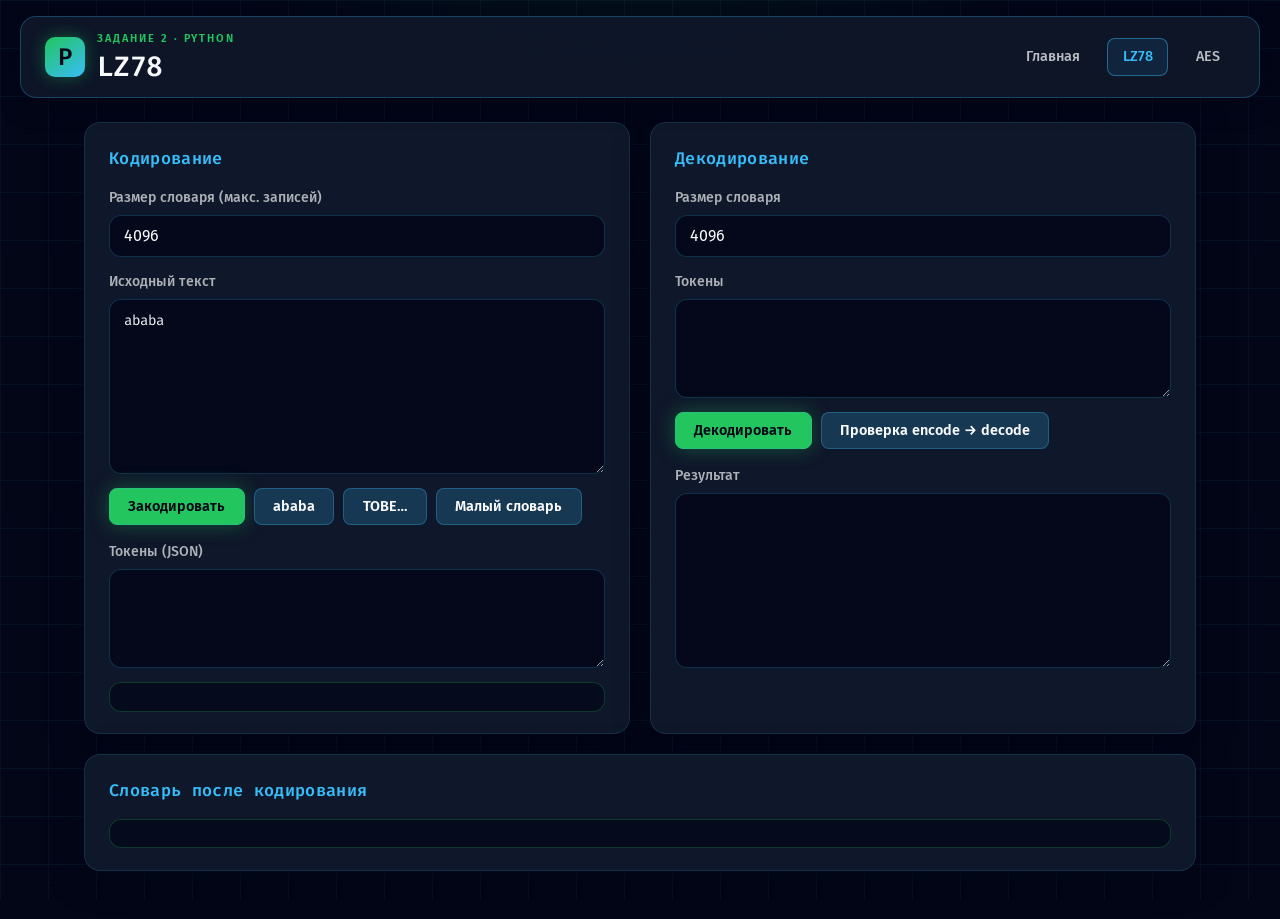
<file: zadanie2-lz78/index.html>
<!DOCTYPE html>
<html lang="ru">
<head>
  <meta charset="UTF-8" />
  <meta name="viewport" content="width=device-width, initial-scale=1" />
  <title>Задание 2 — LZ78 · Theor Info</title>
  <link rel="stylesheet" href="../shared/style.css" />
</head>
<body>
  <header class="site-header">
    <a href="../index.html" class="site-logo">
      <span class="site-logo-mark" aria-hidden="true">Р</span>
      <div>
        <p class="eyebrow">Задание 2 · Python</p>
        <h1 class="h1">LZ78</h1>
      </div>
    </a>
    <nav class="site-nav">
      <a href="../index.html">Главная</a>
      <a href="index.html" class="is-active">LZ78</a>
      <a href="../zadanie3-aes/index.html">AES</a>
    </nav>
  </header>

  <div class="page-wrap">
    <main class="grid two-col">
      <section class="card">
        <h2 class="h2">Кодирование</h2>
        <label>
          Размер словаря (макс. записей)
          <input id="dictSize" type="number" min="2" max="65536" value="4096" />
        </label>
        <label>
          Исходный текст
          <textarea id="inputText" rows="8" placeholder="Введите текст…">ababa</textarea>
        </label>
        <div class="btn-row">
          <button id="btnEncode" type="button" class="primary">Закодировать</button>
          <button id="btnSample1" type="button">ababa</button>
          <button id="btnSample2" type="button">TOBE…</button>
          <button id="btnSample3" type="button">Малый словарь</button>
        </div>
        <label>
          Токены (JSON)
          <textarea id="tokensOut" rows="4" readonly></textarea>
        </label>
        <pre id="statsOut" class="mono box"></pre>
      </section>

      <section class="card">
        <h2 class="h2">Декодирование</h2>
        <label>
          Размер словаря
          <input id="decodeSize" type="number" min="2" max="65536" value="4096" />
        </label>
        <label>
          Токены
          <textarea id="decodeTokens" rows="4"></textarea>
        </label>
        <div class="btn-row">
          <button id="btnDecode" type="button" class="primary">Декодировать</button>
          <button id="btnRoundTrip" type="button">Проверка encode → decode</button>
        </div>
        <label>
          Результат
          <textarea id="decodeOut" rows="8" readonly></textarea>
        </label>
        <p id="status" class="status"></p>
      </section>

      <section class="card full">
        <h2 class="h2">Словарь после кодирования</h2>
        <pre id="dictOut" class="mono box scroll"></pre>
      </section>
    </main>
  </div>


  <script type="module" src="app.js"></script>
</body>
</html>
</file>
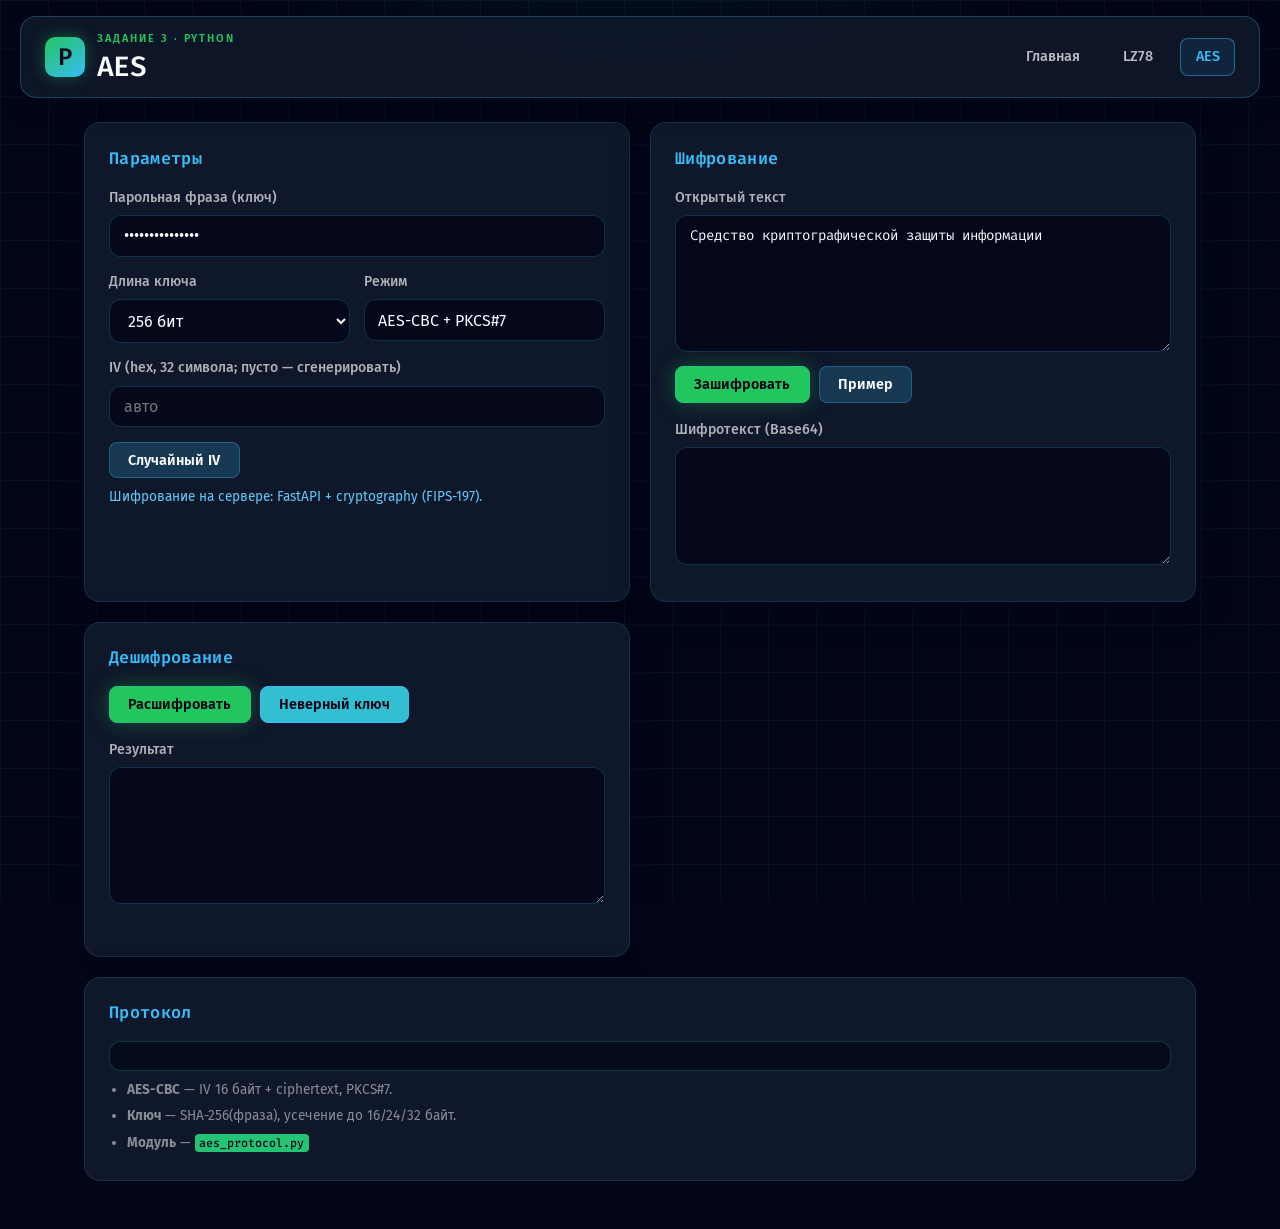
<file: zadanie3-aes/index.html>
<!DOCTYPE html>
<html lang="ru">
<head>
  <meta charset="UTF-8" />
  <meta name="viewport" content="width=device-width, initial-scale=1" />
  <title>Задание 3 — AES · Theor Info</title>
  <link rel="stylesheet" href="../shared/style.css" />
</head>
<body>
  <header class="site-header">
    <a href="../index.html" class="site-logo">
      <span class="site-logo-mark" aria-hidden="true">Р</span>
      <div>
        <p class="eyebrow">Задание 3 · Python</p>
        <h1 class="h1">AES</h1>
      </div>
    </a>
    <nav class="site-nav">
      <a href="../index.html">Главная</a>
      <a href="../zadanie2-lz78/index.html">LZ78</a>
      <a href="index.html" class="is-active">AES</a>
    </nav>
  </header>

  <div class="page-wrap">
    <main class="grid two-col">
      <section class="card">
        <h2 class="h2">Параметры</h2>
        <label>
          Парольная фраза (ключ)
          <input id="passphrase" type="password" value="theor-info-2026" autocomplete="off" />
        </label>
        <div class="row-2">
          <label>
            Длина ключа
            <select id="keyBits">
              <option value="128">128 бит</option>
              <option value="192">192 бит</option>
              <option value="256" selected>256 бит</option>
            </select>
          </label>
          <label>
            Режим
            <input type="text" value="AES-CBC + PKCS#7" readonly />
          </label>
        </div>
        <div id="ivBlock">
          <label>
            IV (hex, 32 символа; пусто — сгенерировать)
            <input id="ivHex" type="text" placeholder="авто" spellcheck="false" />
          </label>
          <button id="btnRandomIv" type="button">Случайный IV</button>
        </div>
        <p class="hint warn">
          Шифрование на сервере: FastAPI + cryptography (FIPS-197).
        </p>
      </section>

      <section class="card">
        <h2 class="h2">Шифрование</h2>
        <label>
          Открытый текст
          <textarea id="plaintext" rows="6">Средство криптографической защиты информации</textarea>
        </label>
        <div class="btn-row">
          <button id="btnEncrypt" type="button" class="primary">Зашифровать</button>
          <button id="btnSample" type="button">Пример</button>
        </div>
        <label>
          Шифротекст (Base64)
          <textarea id="ciphertext" rows="5" spellcheck="false"></textarea>
        </label>
      </section>

      <section class="card">
        <h2 class="h2">Дешифрование</h2>
        <div class="btn-row">
          <button id="btnDecrypt" type="button" class="primary">Расшифровать</button>
          <button id="btnWrongKey" type="button" class="danger">Неверный ключ</button>
        </div>
        <label>
          Результат
          <textarea id="decryptOut" rows="6" readonly></textarea>
        </label>
        <p id="status" class="status"></p>
      </section>

      <section class="card full">
        <h2 class="h2">Протокол</h2>
        <pre id="meta" class="mono box"></pre>
        <ul class="hint">
          <li><strong>AES-CBC</strong> — IV 16 байт + ciphertext, PKCS#7.</li>
          <li><strong>Ключ</strong> — SHA-256(фраза), усечение до 16/24/32 байт.</li>
          <li><strong>Модуль</strong> — <code>aes_protocol.py</code></li>
        </ul>
      </section>
    </main>
  </div>


  <script type="module" src="app.js"></script>
</body>
</html>
</file>
<file: shared/style.css>
/* Theor Info — современная кибербезопасность (ui-ux-pro-max)
   Void #020617 | Signal #22C55E | Pulse #38BDF8
   Текст: #F8FAFC (slate-50, из той же SOC-палитры)
   Fira Sans + Fira Code */
@import url("https://fonts.googleapis.com/css2?family=Fira+Code:wght@500;600&family=Fira+Sans:wght@400;500;600;700&display=swap");

:root {
  --void: #020617;
  --signal: #22c55e;
  --pulse: #38bdf8;
  --text: #f8fafc;
  --panel: #0f172a;

  --font-display: "Fira Code", ui-monospace, monospace;
  --font-body: "Fira Sans", system-ui, sans-serif;

  --radius: 12px;
  --radius-lg: 16px;
  --transition: 200ms ease;
}

@media (prefers-reduced-motion: reduce) {
  *, *::before, *::after {
    animation-duration: 0.01ms !important;
    animation-iteration-count: 1 !important;
    transition-duration: 0.01ms !important;
  }
}

* { box-sizing: border-box; }

html { scroll-behavior: smooth; }

body {
  margin: 0;
  min-height: 100vh;
  font-family: var(--font-body);
  font-size: 1rem;
  font-weight: 400;
  color: var(--text);
  background: var(--void);
  line-height: 1.55;
}

/* Сетка + мягкое свечение (SOC dashboard) */
body::before {
  content: "";
  position: fixed;
  inset: 0;
  z-index: -2;
  background:
    linear-gradient(color-mix(in srgb, var(--pulse) 6%, transparent) 1px, transparent 1px),
    linear-gradient(90deg, color-mix(in srgb, var(--pulse) 6%, transparent) 1px, transparent 1px),
    radial-gradient(
      ellipse 70% 45% at 50% -15%,
      color-mix(in srgb, var(--signal) 12%, transparent),
      transparent 55%
    ),
    var(--void);
  background-size: 48px 48px, 48px 48px, 100% 100%;
}

body::after {
  content: "";
  position: fixed;
  inset: 0;
  z-index: -1;
  pointer-events: none;
  opacity: 0.04;
  background: repeating-linear-gradient(
    0deg,
    transparent,
    transparent 2px,
    var(--void) 2px,
    var(--void) 4px
  );
}

a {
  color: var(--pulse);
  text-decoration: none;
  cursor: pointer;
  transition: color var(--transition), opacity var(--transition);
}

a:hover {
  color: var(--signal);
}

.site-header {
  position: sticky;
  top: 1rem;
  z-index: 100;
  margin: 1rem 1.25rem 0;
  padding: 0.85rem 1.5rem;
  display: flex;
  flex-wrap: wrap;
  align-items: center;
  justify-content: space-between;
  gap: 1rem;
  background: color-mix(in srgb, var(--panel) 92%, transparent);
  border: 1px solid color-mix(in srgb, var(--pulse) 28%, transparent);
  border-radius: var(--radius-lg);
  box-shadow: 0 4px 24px color-mix(in srgb, var(--void) 70%, transparent);
  backdrop-filter: blur(16px);
}

.site-logo {
  display: flex;
  align-items: center;
  gap: 0.75rem;
  text-decoration: none;
  color: inherit;
  cursor: pointer;
}

.site-logo-mark {
  display: flex;
  align-items: center;
  justify-content: center;
  width: 40px;
  height: 40px;
  flex-shrink: 0;
  font-family: var(--font-display);
  font-size: 1.5rem;
  font-weight: 600;
  color: var(--void);
  background: linear-gradient(145deg, var(--signal), var(--pulse));
  border-radius: 10px;
  line-height: 1;
  box-shadow: 0 0 16px color-mix(in srgb, var(--signal) 40%, transparent);
}

.eyebrow {
  margin: 0;
  font-family: var(--font-body);
  font-size: 0.68rem;
  font-weight: 600;
  letter-spacing: 0.18em;
  text-transform: uppercase;
  color: var(--signal);
}

h1, .h1 {
  margin: 0.15rem 0 0;
  font-family: var(--font-display);
  font-size: clamp(1.35rem, 3.5vw, 1.75rem);
  font-weight: 600;
  line-height: 1.2;
  color: var(--text);
  letter-spacing: -0.02em;
}

h2, .h2 {
  margin: 0 0 1rem;
  font-family: var(--font-display);
  font-size: 1.05rem;
  font-weight: 600;
  color: var(--pulse);
  letter-spacing: 0.02em;
}

.site-nav {
  display: flex;
  flex-wrap: wrap;
  gap: 0.5rem 0.75rem;
}

.site-nav a {
  padding: 0.4rem 0.9rem;
  border-radius: 8px;
  border: 1px solid transparent;
  font-family: var(--font-body);
  font-weight: 500;
  font-size: 0.9rem;
  color: color-mix(in srgb, var(--text) 75%, var(--void));
  cursor: pointer;
  transition: border-color var(--transition), background var(--transition), color var(--transition);
}

.site-nav a:hover,
.site-nav a.is-active {
  border-color: color-mix(in srgb, var(--pulse) 45%, transparent);
  background: color-mix(in srgb, var(--pulse) 10%, transparent);
  color: var(--pulse);
}

.page-wrap {
  max-width: 72rem;
  margin: 0 auto;
  padding: 1.5rem 1.25rem 3rem;
}

.hero {
  text-align: center;
  padding: 2.5rem 1rem 3rem;
}

.hero-badge {
  display: inline-block;
  margin-bottom: 1rem;
  padding: 0.35rem 0.85rem;
  font-family: var(--font-body);
  font-size: 0.72rem;
  font-weight: 600;
  letter-spacing: 0.1em;
  text-transform: uppercase;
  color: var(--void);
  background: var(--signal);
  border-radius: 6px;
  cursor: default;
}

.hero p {
  max-width: 36rem;
  margin: 0 auto 2rem;
  color: color-mix(in srgb, var(--text) 72%, var(--void));
  font-size: 1.05rem;
}

.hero-terminal {
  display: inline-block;
  margin-top: 0.5rem;
  padding: 0.5rem 1rem;
  font-family: var(--font-display);
  font-size: 0.82rem;
  font-weight: 500;
  color: var(--signal);
  background: color-mix(in srgb, var(--panel) 90%, transparent);
  border: 1px solid color-mix(in srgb, var(--signal) 35%, transparent);
  border-radius: var(--radius);
}

.cards-home {
  display: grid;
  grid-template-columns: repeat(auto-fit, minmax(280px, 1fr));
  gap: 1.25rem;
  max-width: 52rem;
  margin: 0 auto;
}

.card-link {
  position: relative;
  display: block;
  padding: 1.75rem;
  text-decoration: none;
  color: inherit;
  background: var(--panel);
  border: 1px solid color-mix(in srgb, var(--pulse) 18%, transparent);
  border-radius: var(--radius-lg);
  overflow: hidden;
  cursor: pointer;
  transition: border-color var(--transition), box-shadow var(--transition);
}

.card-link::before {
  content: "";
  position: absolute;
  top: 0;
  left: 0;
  right: 0;
  height: 3px;
  background: linear-gradient(90deg, var(--signal), var(--pulse));
}

.card-link:hover {
  border-color: color-mix(in srgb, var(--pulse) 50%, transparent);
  box-shadow: 0 0 0 1px color-mix(in srgb, var(--pulse) 25%, transparent),
    0 12px 40px color-mix(in srgb, var(--void) 50%, transparent);
}

.card-link .card-icon {
  width: 48px;
  height: 48px;
  margin-bottom: 1rem;
  color: var(--pulse);
}

.card-link strong {
  display: block;
  margin-bottom: 0.5rem;
  font-family: var(--font-display);
  font-size: 1.15rem;
  font-weight: 600;
  color: var(--text);
}

.card-link span {
  color: color-mix(in srgb, var(--text) 65%, var(--void));
  font-size: 0.95rem;
}

.card-link .tag {
  display: inline-block;
  margin-top: 1rem;
  padding: 0.2rem 0.55rem;
  font-family: var(--font-display);
  font-size: 0.68rem;
  font-weight: 500;
  color: var(--void);
  background: color-mix(in srgb, var(--signal) 90%, var(--pulse) 10%);
  border-radius: 4px;
}

.grid {
  display: grid;
  gap: 1.25rem;
}

.two-col {
  grid-template-columns: 1fr 1fr;
}

@media (max-width: 900px) {
  .two-col { grid-template-columns: 1fr; }
}

.full { grid-column: 1 / -1; }

.card {
  padding: 1.35rem 1.5rem;
  background: var(--panel);
  border: 1px solid color-mix(in srgb, var(--pulse) 15%, transparent);
  border-radius: var(--radius-lg);
  box-shadow: 0 8px 32px color-mix(in srgb, var(--void) 65%, transparent);
}

label {
  display: block;
  margin-bottom: 0.9rem;
  font-family: var(--font-body);
  font-size: 0.88rem;
  font-weight: 500;
  color: color-mix(in srgb, var(--text) 70%, var(--void));
}

input,
textarea,
select {
  display: block;
  width: 100%;
  margin-top: 0.4rem;
  padding: 0.65rem 0.85rem;
  font-family: var(--font-body);
  font-size: 1rem;
  font-weight: 400;
  color: var(--text);
  background: color-mix(in srgb, var(--void) 80%, transparent);
  border: 1px solid color-mix(in srgb, var(--pulse) 22%, transparent);
  border-radius: var(--radius);
  transition: border-color var(--transition), box-shadow var(--transition);
}

input:focus,
textarea:focus,
select:focus {
  outline: none;
  border-color: var(--pulse);
  box-shadow: 0 0 0 3px color-mix(in srgb, var(--pulse) 20%, transparent);
}

textarea {
  resize: vertical;
  min-height: 5rem;
  font-family: var(--font-display);
  font-size: 0.88rem;
}

.row-2 {
  display: grid;
  grid-template-columns: 1fr 1fr;
  gap: 0.85rem;
}

@media (max-width: 500px) {
  .row-2 { grid-template-columns: 1fr; }
}

.btn-row {
  display: flex;
  flex-wrap: wrap;
  gap: 0.55rem;
  margin-bottom: 1rem;
}

button,
.btn {
  padding: 0.55rem 1.15rem;
  font-family: var(--font-body);
  font-size: 0.9rem;
  font-weight: 600;
  color: var(--text);
  background: color-mix(in srgb, var(--panel) 80%, var(--pulse) 20%);
  border: 1px solid color-mix(in srgb, var(--pulse) 30%, transparent);
  border-radius: 8px;
  cursor: pointer;
  transition: background var(--transition), border-color var(--transition), color var(--transition), box-shadow var(--transition);
}

button:hover,
.btn:hover {
  border-color: color-mix(in srgb, var(--pulse) 55%, transparent);
  background: color-mix(in srgb, var(--pulse) 12%, var(--panel));
}

button.primary,
.btn.primary {
  color: var(--void);
  background: var(--signal);
  border-color: color-mix(in srgb, var(--signal) 80%, var(--pulse) 20%);
  box-shadow: 0 0 20px color-mix(in srgb, var(--signal) 35%, transparent);
}

button.primary:hover {
  background: color-mix(in srgb, var(--signal) 88%, var(--pulse) 12%);
  border-color: var(--pulse);
}

button.danger {
  color: var(--void);
  background: color-mix(in srgb, var(--pulse) 75%, var(--signal) 25%);
  border-color: var(--pulse);
}

button.danger:hover {
  background: var(--pulse);
  border-color: color-mix(in srgb, var(--pulse) 70%, var(--signal) 30%);
}

.mono {
  font-family: var(--font-display);
  font-size: 0.82rem;
  font-weight: 500;
}

.box {
  margin: 0;
  padding: 0.85rem;
  font-family: var(--font-display);
  font-size: 0.82rem;
  background: color-mix(in srgb, var(--void) 70%, transparent);
  border: 1px solid color-mix(in srgb, var(--signal) 25%, transparent);
  border-radius: var(--radius);
  white-space: pre-wrap;
  color: var(--signal);
}

.scroll {
  max-height: 220px;
  overflow: auto;
}

.status {
  margin: 0.75rem 0 0;
  padding: 0.5rem 0.75rem;
  font-family: var(--font-body);
  font-size: 0.9rem;
  border-radius: var(--radius);
}

.status.ok {
  color: var(--signal);
  background: color-mix(in srgb, var(--signal) 12%, transparent);
  border: 1px solid color-mix(in srgb, var(--signal) 35%, transparent);
}

.status.error {
  color: var(--text);
  background: color-mix(in srgb, var(--pulse) 35%, var(--void));
  border: 1px solid color-mix(in srgb, var(--pulse) 50%, transparent);
}

.hint {
  font-family: var(--font-body);
  font-size: 0.85rem;
  color: color-mix(in srgb, var(--text) 55%, var(--void));
  margin: 0.5rem 0 0;
  padding-left: 1.1rem;
}

.hint.warn {
  list-style: none;
  padding-left: 0;
  color: color-mix(in srgb, var(--pulse) 80%, var(--text));
}

.hint li { margin-bottom: 0.35rem; }

.site-footer {
  text-align: center;
  padding: 2rem 1rem;
  font-family: var(--font-body);
  font-size: 0.8rem;
  font-weight: 400;
  color: color-mix(in srgb, var(--text) 45%, var(--void));
}

.palette {
  display: inline-flex;
  gap: 0.35rem;
  margin-right: 0.5rem;
  vertical-align: middle;
}

.palette i {
  display: inline-block;
  width: 12px;
  height: 12px;
  border-radius: 3px;
  border: 1px solid color-mix(in srgb, var(--pulse) 30%, transparent);
}

code {
  padding: 0.12em 0.4em;
  font-family: var(--font-display);
  font-size: 0.86em;
  font-weight: 500;
  color: var(--void);
  background: color-mix(in srgb, var(--signal) 85%, var(--pulse) 15%);
  border-radius: 4px;
}

.loading {
  opacity: 0.6;
  pointer-events: none;
}
</file>
